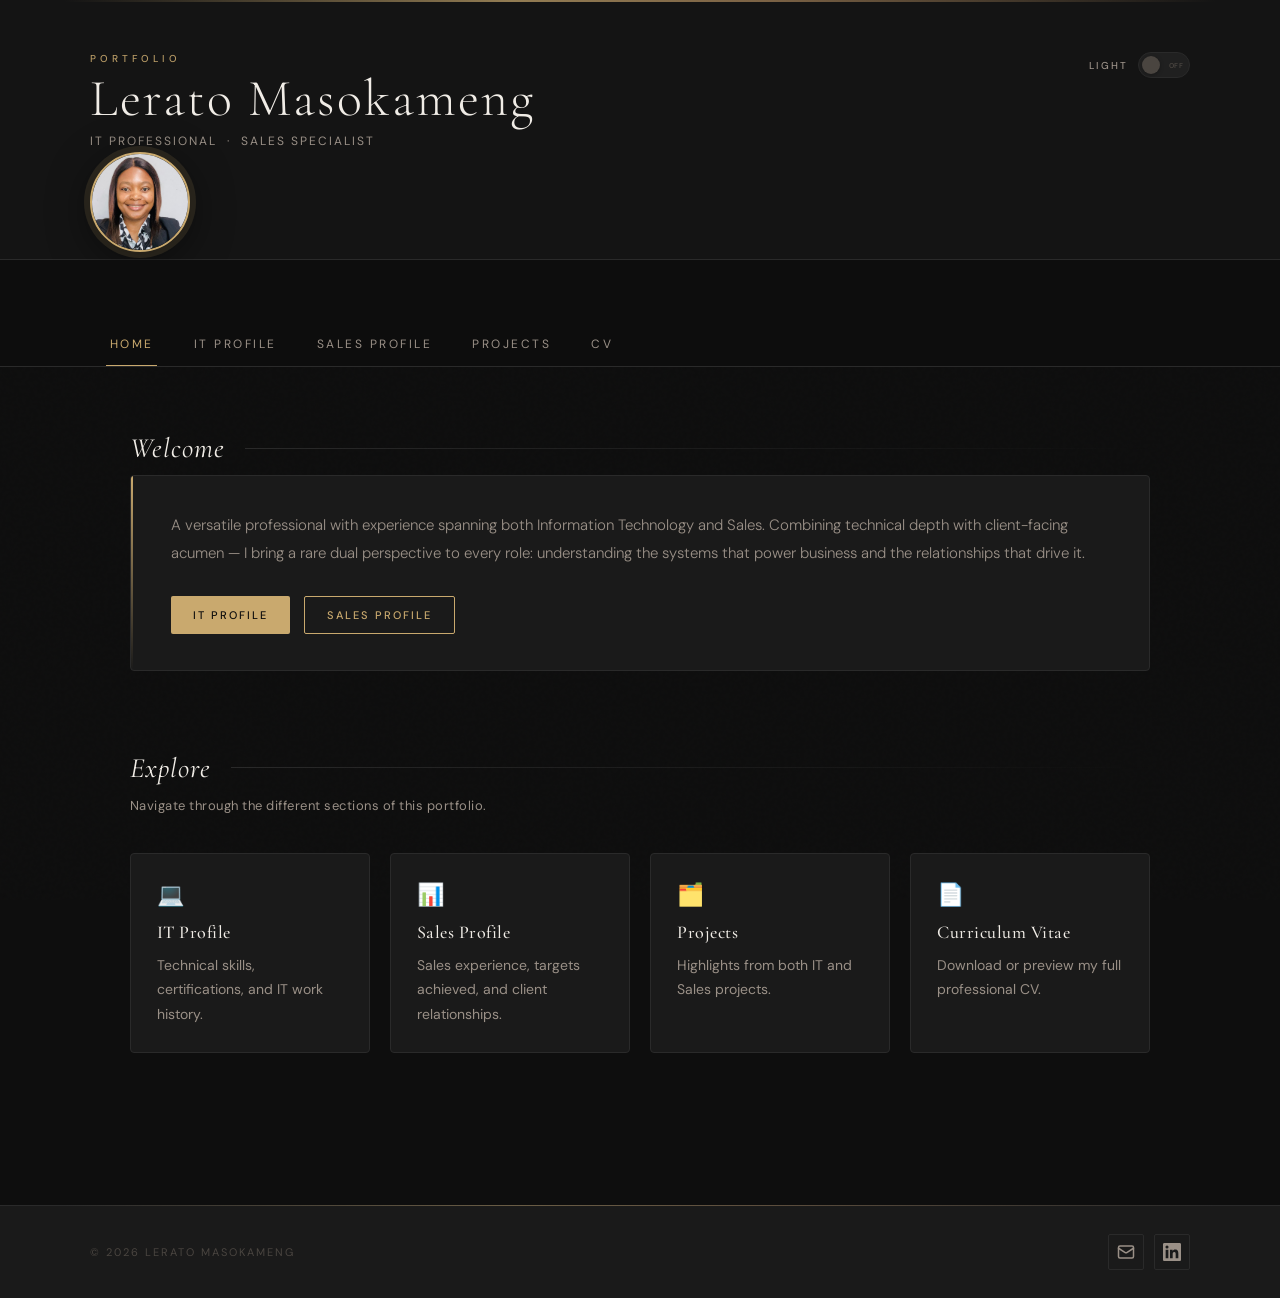
<file: index.html>
<!DOCTYPE html>
<html lang="en">
<head>
  <meta charset="UTF-8" />
  <meta name="viewport" content="width=device-width, initial-scale=1.0" />
  <title>Lerato Masokameng | IT & Sales Professional</title>
  <link rel="stylesheet" href="style.css" />
</head>
<body>

  <header class="banner">
    <div class="banner-overlay">
      <div class="banner-content">
        <span class="banner-label">Portfolio</span>
        <h1>Lerato Masokameng</h1>
        <p class="banner-subtitle">IT Professional &nbsp;·&nbsp; Sales Specialist</p>
      </div>
      <div class="toggle-wrap">
        <span class="toggle-label">Light</span>
        <label class="theme-switch" aria-label="Toggle light mode">
          <input type="checkbox" id="themeToggle" />
          <span class="switch-track"></span>
          <span class="switch-thumb"></span>
        </label>
      </div>
    </div>
    <div class="profile-pic-wrap">
      <img src="assets/images/profile.png" alt="Profile" class="profile-pic" />
    </div>
  </header>

  <nav class="main-nav">
    <div class="nav-inner">
      <ul>
        <li><a href="index.html" class="active">Home</a></li>
        <li><a href="IT Profile.html">IT Profile</a></li>
        <li><a href="Sales Profile.html">Sales Profile</a></li>
        <li><a href="Projects.html">Projects</a></li>
        <li><a href="Curriculum Vitae.html">CV</a></li>
      </ul>
    </div>
  </nav>

  <main>

    <section class="section">
      <div class="section-header">
        <h2>Welcome</h2>
        <div class="section-line"></div>
      </div>

      <div class="about-card fade-in">
        <p>
          A versatile professional with experience spanning both Information Technology and Sales.
          Combining technical depth with client-facing acumen — I bring a rare dual perspective
          to every role: understanding the systems that power business and the relationships that drive it.
        </p>
        <div class="about-links">
          <a href="IT Profile.html" class="btn btn-primary">IT Profile</a>
          <a href="Sales Profile.html" class="btn btn-secondary">Sales Profile</a>
        </div>
      </div>
    </section>

    <section class="section">
      <div class="section-header">
        <h2>Explore</h2>
        <div class="section-line"></div>
      </div>
      <p class="section-intro">Navigate through the different sections of this portfolio.</p>

      <div class="nav-cards">
        <a href="IT Profile.html" class="card nav-card fade-in">
          <span class="nav-card-icon">💻</span>
          <h4>IT Profile</h4>
          <p>Technical skills, certifications, and IT work history.</p>
        </a>
        <a href="Sales Profile.html" class="card nav-card fade-in">
          <span class="nav-card-icon">📊</span>
          <h4>Sales Profile</h4>
          <p>Sales experience, targets achieved, and client relationships.</p>
        </a>
        <a href="Projects.html" class="card nav-card fade-in">
          <span class="nav-card-icon">🗂️</span>
          <h4>Projects</h4>
          <p>Highlights from both IT and Sales projects.</p>
        </a>
        <a href="Curriculum Vitae.html" class="card nav-card fade-in">
          <span class="nav-card-icon">📄</span>
          <h4>Curriculum Vitae</h4>
          <p>Download or preview my full professional CV.</p>
        </a>
      </div>
    </section>

  </main>

  <footer>
    <div class="footer-content">
      <p>© 2026 Lerato Masokameng</p>
      <div class="footer-links">
        <a href="mailto:masokamenglee@gmail.com" aria-label="Email" title="Email">
          <svg xmlns="http://www.w3.org/2000/svg" width="18" height="18" viewBox="0 0 24 24" fill="none" stroke="currentColor" stroke-width="2" stroke-linecap="round" stroke-linejoin="round"><rect x="2" y="4" width="20" height="16" rx="2"/><path d="m22 7-8.97 5.7a1.94 1.94 0 0 1-2.06 0L2 7"/></svg>
        </a>
        <a href="https://linkedin.com/in/yourprofile" target="_blank" aria-label="LinkedIn" title="LinkedIn">
          <svg xmlns="http://www.w3.org/2000/svg" width="18" height="18" viewBox="0 0 24 24" fill="currentColor"><path d="M20.447 20.452h-3.554v-5.569c0-1.328-.027-3.037-1.852-3.037-1.853 0-2.136 1.445-2.136 2.939v5.667H9.351V9h3.414v1.561h.046c.477-.9 1.637-1.85 3.37-1.85 3.601 0 4.267 2.37 4.267 5.455v6.286zM5.337 7.433a2.062 2.062 0 0 1-2.063-2.065 2.064 2.064 0 1 1 2.063 2.065zm1.782 13.019H3.555V9h3.564v11.452zM22.225 0H1.771C.792 0 0 .774 0 1.729v20.542C0 23.227.792 24 1.771 24h20.451C23.2 24 24 23.227 24 22.271V1.729C24 .774 23.2 0 22.222 0h.003z"/></svg>
        </a>
       
      </div>
    </div>
  </footer>

  <script src="script.js"></script>
</body>
</html>
</file>
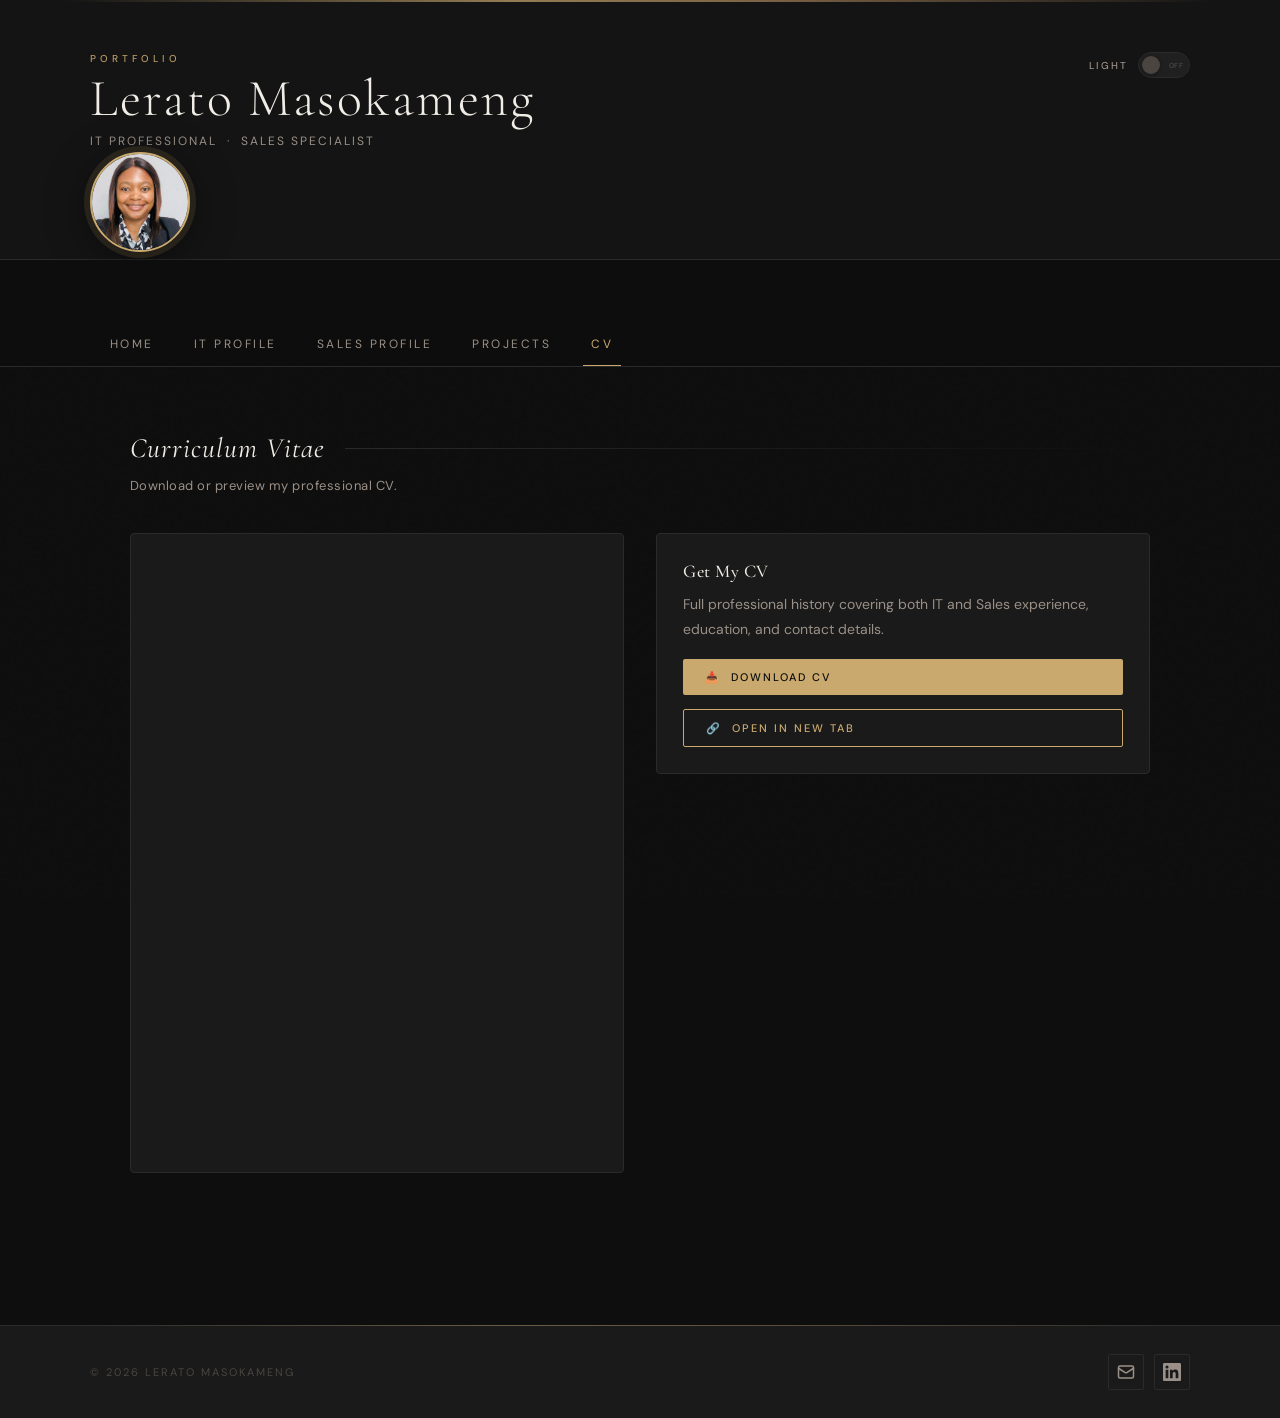
<file: Curriculum Vitae.html>
<!DOCTYPE html>
<html lang="en">
<head>
  <meta charset="UTF-8" />
  <meta name="viewport" content="width=device-width, initial-scale=1.0" />
  <title>Curriculum Vitae | Lerato Masokameng</title>
  <link rel="stylesheet" href="style.css" />
</head>
<body>

  <header class="banner">
    <div class="banner-overlay">
      <div class="banner-content">
        <span class="banner-label">Portfolio</span>
        <h1>Lerato Masokameng</h1>
        <p class="banner-subtitle">IT Professional &nbsp;·&nbsp; Sales Specialist</p>
      </div>
      <div class="toggle-wrap">
        <span class="toggle-label">Light</span>
        <label class="theme-switch" aria-label="Toggle light mode">
          <input type="checkbox" id="themeToggle" />
          <span class="switch-track"></span>
          <span class="switch-thumb"></span>
        </label>
      </div>
    </div>
    <div class="profile-pic-wrap">
      <img src="assets/images/profile.png" alt="Profile" class="profile-pic" />
    </div>
  </header>

  <nav class="main-nav">
    <div class="nav-inner">
      <ul>
        <li><a href="index.html">Home</a></li>
        <li><a href="IT Profile.html">IT Profile</a></li>
        <li><a href="Sales Profile.html">Sales Profile</a></li>
        <li><a href="Projects.html">Projects</a></li>
        <li><a href="Curriculum Vitae.html" class="active">CV</a></li>
      </ul>
    </div>
  </nav>

  <main>

    <section class="section">
      <div class="section-header">
        <h2>Curriculum Vitae</h2>
        <div class="section-line"></div>
      </div>
      <p class="section-intro">Download or preview my professional CV.</p>

      <div class="cv-container fade-in">
        <div class="cv-preview">
          <iframe src="assets/misc/Lerato_D_Masokameng.pdf" title="CV Preview"></iframe>
        </div>
        <div class="cv-actions">
          <div class="card">
            <h4>Get My CV</h4>
            <p>Full professional history covering both IT and Sales experience, education, and contact details.</p>
            <div class="card-links">
              <a href="assets/misc/Lerato_D_Masokameng.pdf" download class="btn btn-primary">
                📥&nbsp; Download CV
              </a>
              <a href="assets/misc/Lerato_D_Masokameng.pdf" target="_blank" class="btn btn-secondary">
                🔗&nbsp; Open in New Tab
              </a>
            </div>
          </div>
        </div>
      </div>
    </section>

  </main>

  <footer>
    <div class="footer-content">
      <p>© 2026 Lerato Masokameng</p>
      <div class="footer-links">
        <a href="mailto:masokamenglee@gmail.com" aria-label="Email" title="Email">
          <svg xmlns="http://www.w3.org/2000/svg" width="18" height="18" viewBox="0 0 24 24" fill="none" stroke="currentColor" stroke-width="2" stroke-linecap="round" stroke-linejoin="round"><rect x="2" y="4" width="20" height="16" rx="2"/><path d="m22 7-8.97 5.7a1.94 1.94 0 0 1-2.06 0L2 7"/></svg>
        </a>
        <a href="https://linkedin.com/in/yourprofile" target="_blank" aria-label="LinkedIn" title="LinkedIn">
          <svg xmlns="http://www.w3.org/2000/svg" width="18" height="18" viewBox="0 0 24 24" fill="currentColor"><path d="M20.447 20.452h-3.554v-5.569c0-1.328-.027-3.037-1.852-3.037-1.853 0-2.136 1.445-2.136 2.939v5.667H9.351V9h3.414v1.561h.046c.477-.9 1.637-1.85 3.37-1.85 3.601 0 4.267 2.37 4.267 5.455v6.286zM5.337 7.433a2.062 2.062 0 0 1-2.063-2.065 2.064 2.064 0 1 1 2.063 2.065zm1.782 13.019H3.555V9h3.564v11.452zM22.225 0H1.771C.792 0 0 .774 0 1.729v20.542C0 23.227.792 24 1.771 24h20.451C23.2 24 24 23.227 24 22.271V1.729C24 .774 23.2 0 22.222 0h.003z"/></svg>
        </a>
        
      </div>
    </div>
  </footer>

  <script src="script.js"></script>
</body>
</html>
</file>
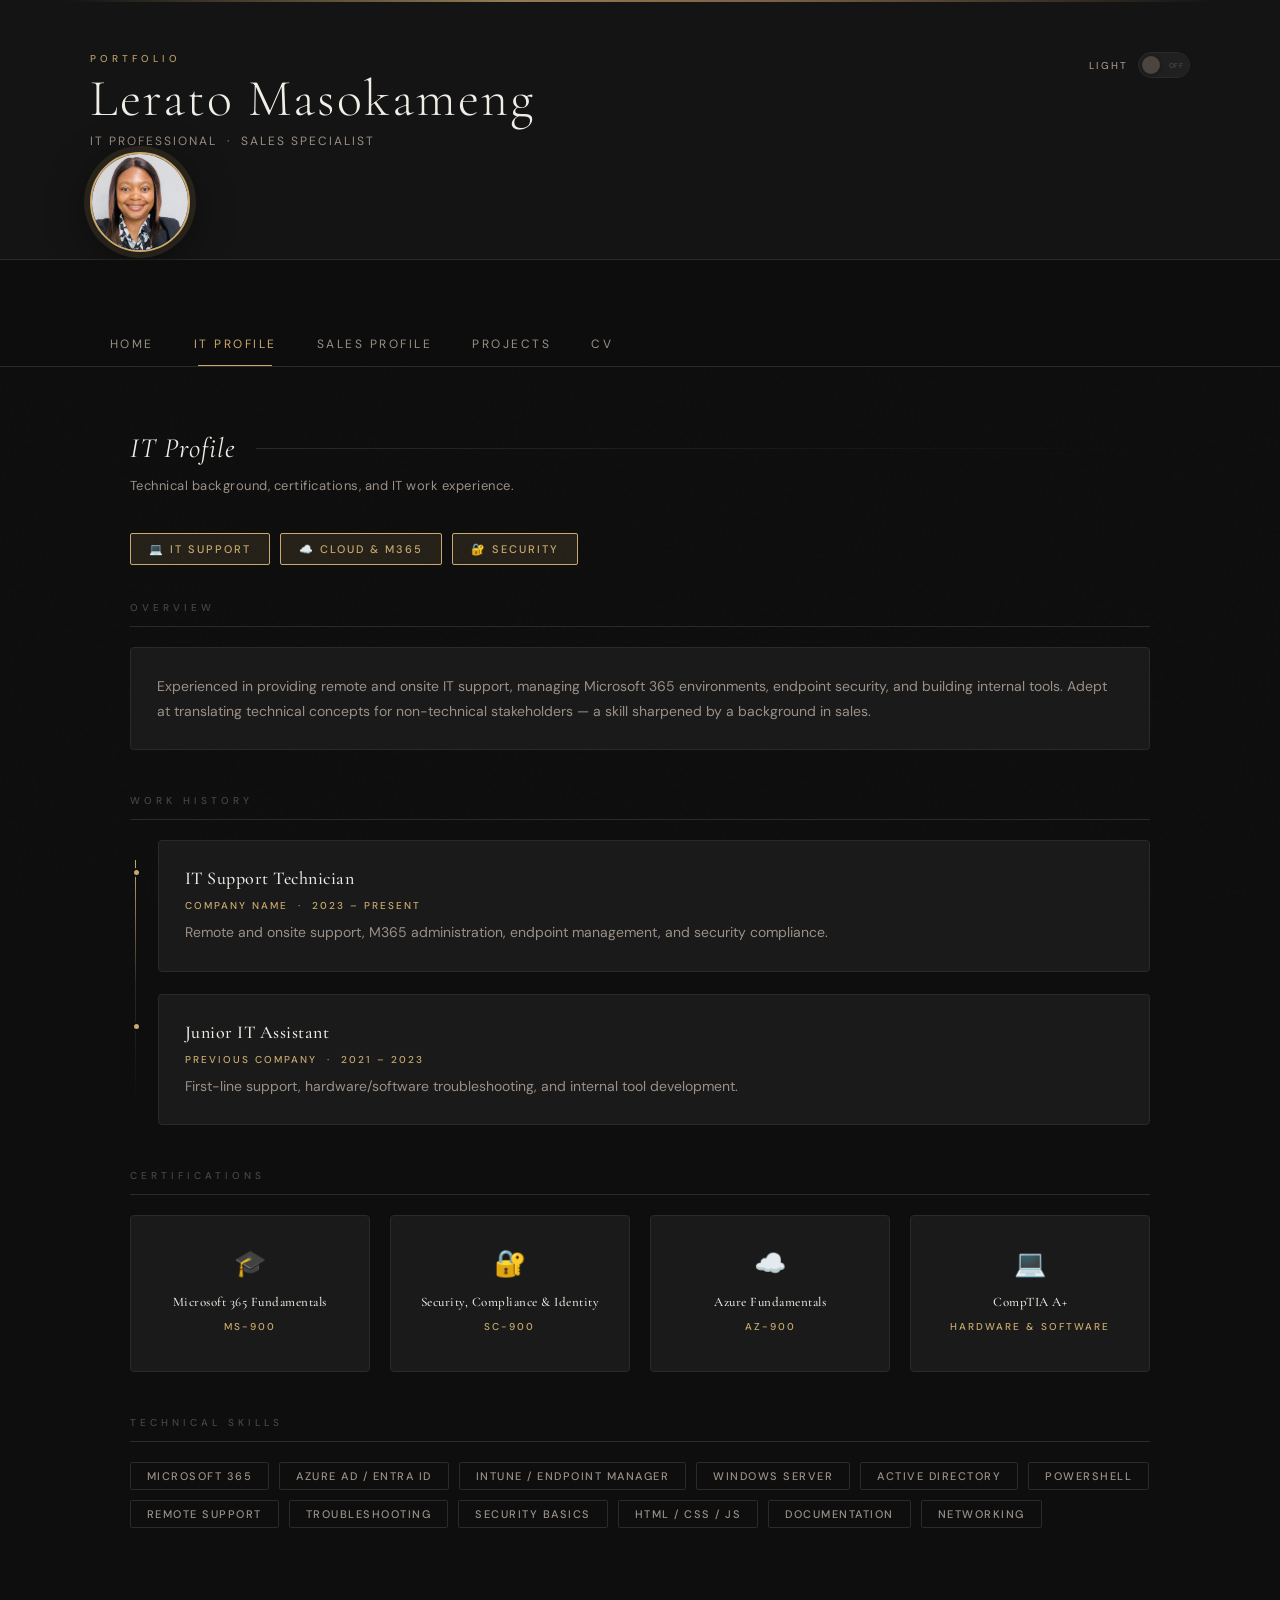
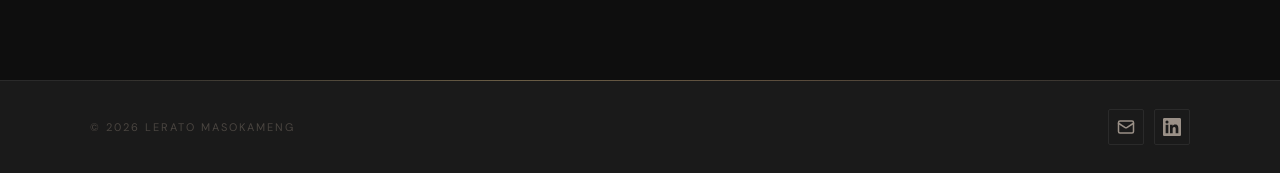
<file: IT Profile.html>
<!DOCTYPE html>
<html lang="en">
<head>
  <meta charset="UTF-8" />
  <meta name="viewport" content="width=device-width, initial-scale=1.0" />
  <title>IT Profile | Lerato Masokameng</title>
  <link rel="stylesheet" href="style.css" />
</head>
<body>

  <header class="banner">
    <div class="banner-overlay">
      <div class="banner-content">
        <span class="banner-label">Portfolio</span>
        <h1>Lerato Masokameng</h1>
        <p class="banner-subtitle">IT Professional &nbsp;·&nbsp; Sales Specialist</p>
      </div>
      <div class="toggle-wrap">
        <span class="toggle-label">Light</span>
        <label class="theme-switch" aria-label="Toggle light mode">
          <input type="checkbox" id="themeToggle" />
          <span class="switch-track"></span>
          <span class="switch-thumb"></span>
        </label>
      </div>
    </div>
    <div class="profile-pic-wrap">
      <img src="assets/images/profile.png" alt="Profile" class="profile-pic" />
    </div>
  </header>

  <nav class="main-nav">
    <div class="nav-inner">
      <ul>
        <li><a href="index.html">Home</a></li>
        <li><a href="IT Profile.html" class="active">IT Profile</a></li>
        <li><a href="Sales Profile.html">Sales Profile</a></li>
        <li><a href="Projects.html">Projects</a></li>
        <li><a href="Curriculum Vitae.html">CV</a></li>
      </ul>
    </div>
  </nav>

  <main>

    <section class="section">
      <div class="section-header">
        <h2>IT Profile</h2>
        <div class="section-line"></div>
      </div>
      <p class="section-intro">Technical background, certifications, and IT work experience.</p>

      <div class="profile-tags">
        <span class="profile-tag">💻 IT Support</span>
        <span class="profile-tag">☁️ Cloud &amp; M365</span>
        <span class="profile-tag">🔐 Security</span>
      </div>

      <!-- About -->
      <div class="subsection">
        <h3>Overview</h3>
        <div class="card fade-in">
          <p>
            Experienced in providing remote and onsite IT support, managing Microsoft 365 environments,
            endpoint security, and building internal tools. Adept at translating technical concepts
            for non-technical stakeholders — a skill sharpened by a background in sales.
          </p>
        </div>
      </div>

      <!-- Work History -->
      <div class="subsection">
        <h3>Work History</h3>
        <div class="timeline">
          <div class="timeline-item fade-in">
            <div class="timeline-marker"></div>
            <div class="card">
              <h4>IT Support Technician</h4>
              <span class="meta">Company Name &nbsp;·&nbsp; 2023 – Present</span>
              <p>Remote and onsite support, M365 administration, endpoint management, and security compliance.</p>
            </div>
          </div>
          <div class="timeline-item fade-in">
            <div class="timeline-marker"></div>
            <div class="card">
              <h4>Junior IT Assistant</h4>
              <span class="meta">Previous Company &nbsp;·&nbsp; 2021 – 2023</span>
              <p>First-line support, hardware/software troubleshooting, and internal tool development.</p>
            </div>
          </div>
        </div>
      </div>

      <!-- Certifications -->
      <div class="subsection">
        <h3>Certifications</h3>
        <div class="grid grid-small">
          <div class="card cert-card fade-in">
            <span class="cert-icon">🎓</span>
            <h4>Microsoft 365 Fundamentals</h4>
            <span class="meta">MS-900</span>
          </div>
          <div class="card cert-card fade-in">
            <span class="cert-icon">🔐</span>
            <h4>Security, Compliance &amp; Identity</h4>
            <span class="meta">SC-900</span>
          </div>
          <div class="card cert-card fade-in">
            <span class="cert-icon">☁️</span>
            <h4>Azure Fundamentals</h4>
            <span class="meta">AZ-900</span>
          </div>
          <div class="card cert-card fade-in">
            <span class="cert-icon">💻</span>
            <h4>CompTIA A+</h4>
            <span class="meta">Hardware &amp; Software</span>
          </div>
        </div>
      </div>

      <!-- IT Skills -->
      <div class="subsection">
        <h3>Technical Skills</h3>
        <div class="skills-grid">
          <span class="skill-tag">Microsoft 365</span>
          <span class="skill-tag">Azure AD / Entra ID</span>
          <span class="skill-tag">Intune / Endpoint Manager</span>
          <span class="skill-tag">Windows Server</span>
          <span class="skill-tag">Active Directory</span>
          <span class="skill-tag">PowerShell</span>
          <span class="skill-tag">Remote Support</span>
          <span class="skill-tag">Troubleshooting</span>
          <span class="skill-tag">Security Basics</span>
          <span class="skill-tag">HTML / CSS / JS</span>
          <span class="skill-tag">Documentation</span>
          <span class="skill-tag">Networking</span>
        </div>
      </div>

    </section>

  </main>

  <footer>
    <div class="footer-content">
      <p>© 2026 Lerato Masokameng</p>
      <div class="footer-links">
        <a href="mailto:masokamenglee@gmail.com" aria-label="Email" title="Email">
          <svg xmlns="http://www.w3.org/2000/svg" width="18" height="18" viewBox="0 0 24 24" fill="none" stroke="currentColor" stroke-width="2" stroke-linecap="round" stroke-linejoin="round"><rect x="2" y="4" width="20" height="16" rx="2"/><path d="m22 7-8.97 5.7a1.94 1.94 0 0 1-2.06 0L2 7"/></svg>
        </a>
        <a href="https://linkedin.com/in/yourprofile" target="_blank" aria-label="LinkedIn" title="LinkedIn">
          <svg xmlns="http://www.w3.org/2000/svg" width="18" height="18" viewBox="0 0 24 24" fill="currentColor"><path d="M20.447 20.452h-3.554v-5.569c0-1.328-.027-3.037-1.852-3.037-1.853 0-2.136 1.445-2.136 2.939v5.667H9.351V9h3.414v1.561h.046c.477-.9 1.637-1.85 3.37-1.85 3.601 0 4.267 2.37 4.267 5.455v6.286zM5.337 7.433a2.062 2.062 0 0 1-2.063-2.065 2.064 2.064 0 1 1 2.063 2.065zm1.782 13.019H3.555V9h3.564v11.452zM22.225 0H1.771C.792 0 0 .774 0 1.729v20.542C0 23.227.792 24 1.771 24h20.451C23.2 24 24 23.227 24 22.271V1.729C24 .774 23.2 0 22.222 0h.003z"/></svg>
        </a>
       
      </div>
    </div>
  </footer>

  <script src="script.js"></script>
</body>
</html>
</file>
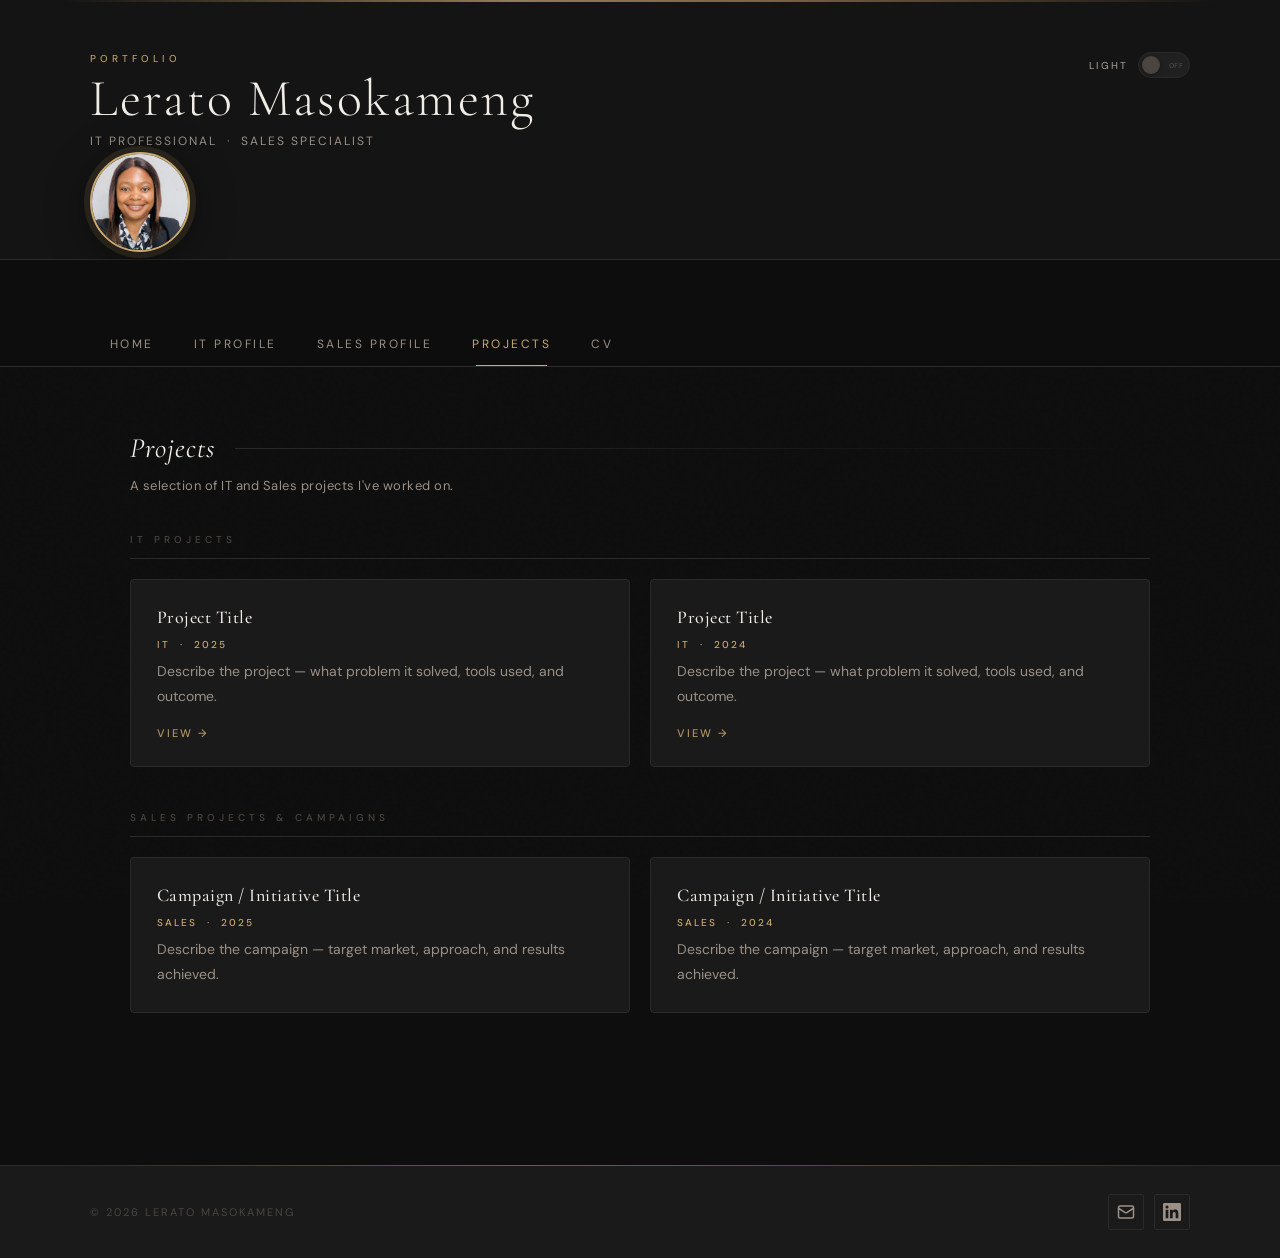
<file: Projects.html>
<!DOCTYPE html>
<html lang="en">
<head>
  <meta charset="UTF-8" />
  <meta name="viewport" content="width=device-width, initial-scale=1.0" />
  <title>Projects | Lerato Masokameng</title>
  <link rel="stylesheet" href="style.css" />
</head>
<body>

  <header class="banner">
    <div class="banner-overlay">
      <div class="banner-content">
        <span class="banner-label">Portfolio</span>
        <h1>Lerato Masokameng</h1>
        <p class="banner-subtitle">IT Professional &nbsp;·&nbsp; Sales Specialist</p>
      </div>
      <div class="toggle-wrap">
        <span class="toggle-label">Light</span>
        <label class="theme-switch" aria-label="Toggle light mode">
          <input type="checkbox" id="themeToggle" />
          <span class="switch-track"></span>
          <span class="switch-thumb"></span>
        </label>
      </div>
    </div>
    <div class="profile-pic-wrap">
      <img src="assets/images/profile.png" alt="Profile" class="profile-pic" />
    </div>
  </header>

  <nav class="main-nav">
    <div class="nav-inner">
      <ul>
        <li><a href="index.html">Home</a></li>
        <li><a href="IT Profile.html">IT Profile</a></li>
        <li><a href="Sales Profile.html">Sales Profile</a></li>
        <li><a href="Projects.html" class="active">Projects</a></li>
        <li><a href="Curriculum Vitae.html">CV</a></li>
      </ul>
    </div>
  </nav>

  <main>

    <section class="section">
      <div class="section-header">
        <h2>Projects</h2>
        <div class="section-line"></div>
      </div>
      <p class="section-intro">A selection of IT and Sales projects I've worked on.</p>

      <!-- IT Projects -->
      <div class="subsection">
        <h3>IT Projects</h3>
        <div class="grid">
          <div class="card fade-in">
            <h4>Project Title</h4>
            <span class="meta">IT &nbsp;·&nbsp; 2025</span>
            <p>Describe the project — what problem it solved, tools used, and outcome.</p>
            <div class="card-links">
              <a href="#" target="_blank" class="card-link">View →</a>
            </div>
          </div>
          <div class="card fade-in">
            <h4>Project Title</h4>
            <span class="meta">IT &nbsp;·&nbsp; 2024</span>
            <p>Describe the project — what problem it solved, tools used, and outcome.</p>
            <div class="card-links">
              <a href="#" target="_blank" class="card-link">View →</a>
            </div>
          </div>
        </div>
      </div>

      <!-- Sales Projects -->
      <div class="subsection">
        <h3>Sales Projects &amp; Campaigns</h3>
        <div class="grid">
          <div class="card fade-in">
            <h4>Campaign / Initiative Title</h4>
            <span class="meta">Sales &nbsp;·&nbsp; 2025</span>
            <p>Describe the campaign — target market, approach, and results achieved.</p>
          </div>
          <div class="card fade-in">
            <h4>Campaign / Initiative Title</h4>
            <span class="meta">Sales &nbsp;·&nbsp; 2024</span>
            <p>Describe the campaign — target market, approach, and results achieved.</p>
          </div>
        </div>
      </div>

    </section>

  </main>

  <footer>
    <div class="footer-content">
      <p>© 2026 Lerato Masokameng</p>
      <div class="footer-links">
        <a href="mailto:masokamenglee@gmail.com" aria-label="Email" title="Email">
          <svg xmlns="http://www.w3.org/2000/svg" width="18" height="18" viewBox="0 0 24 24" fill="none" stroke="currentColor" stroke-width="2" stroke-linecap="round" stroke-linejoin="round"><rect x="2" y="4" width="20" height="16" rx="2"/><path d="m22 7-8.97 5.7a1.94 1.94 0 0 1-2.06 0L2 7"/></svg>
        </a>
        <a href="https://linkedin.com/in/yourprofile" target="_blank" aria-label="LinkedIn" title="LinkedIn">
          <svg xmlns="http://www.w3.org/2000/svg" width="18" height="18" viewBox="0 0 24 24" fill="currentColor"><path d="M20.447 20.452h-3.554v-5.569c0-1.328-.027-3.037-1.852-3.037-1.853 0-2.136 1.445-2.136 2.939v5.667H9.351V9h3.414v1.561h.046c.477-.9 1.637-1.85 3.37-1.85 3.601 0 4.267 2.37 4.267 5.455v6.286zM5.337 7.433a2.062 2.062 0 0 1-2.063-2.065 2.064 2.064 0 1 1 2.063 2.065zm1.782 13.019H3.555V9h3.564v11.452zM22.225 0H1.771C.792 0 0 .774 0 1.729v20.542C0 23.227.792 24 1.771 24h20.451C23.2 24 24 23.227 24 22.271V1.729C24 .774 23.2 0 22.222 0h.003z"/></svg>
        </a>
       
      </div>
    </div>
  </footer>

  <script src="script.js"></script>
</body>
</html>
</file>
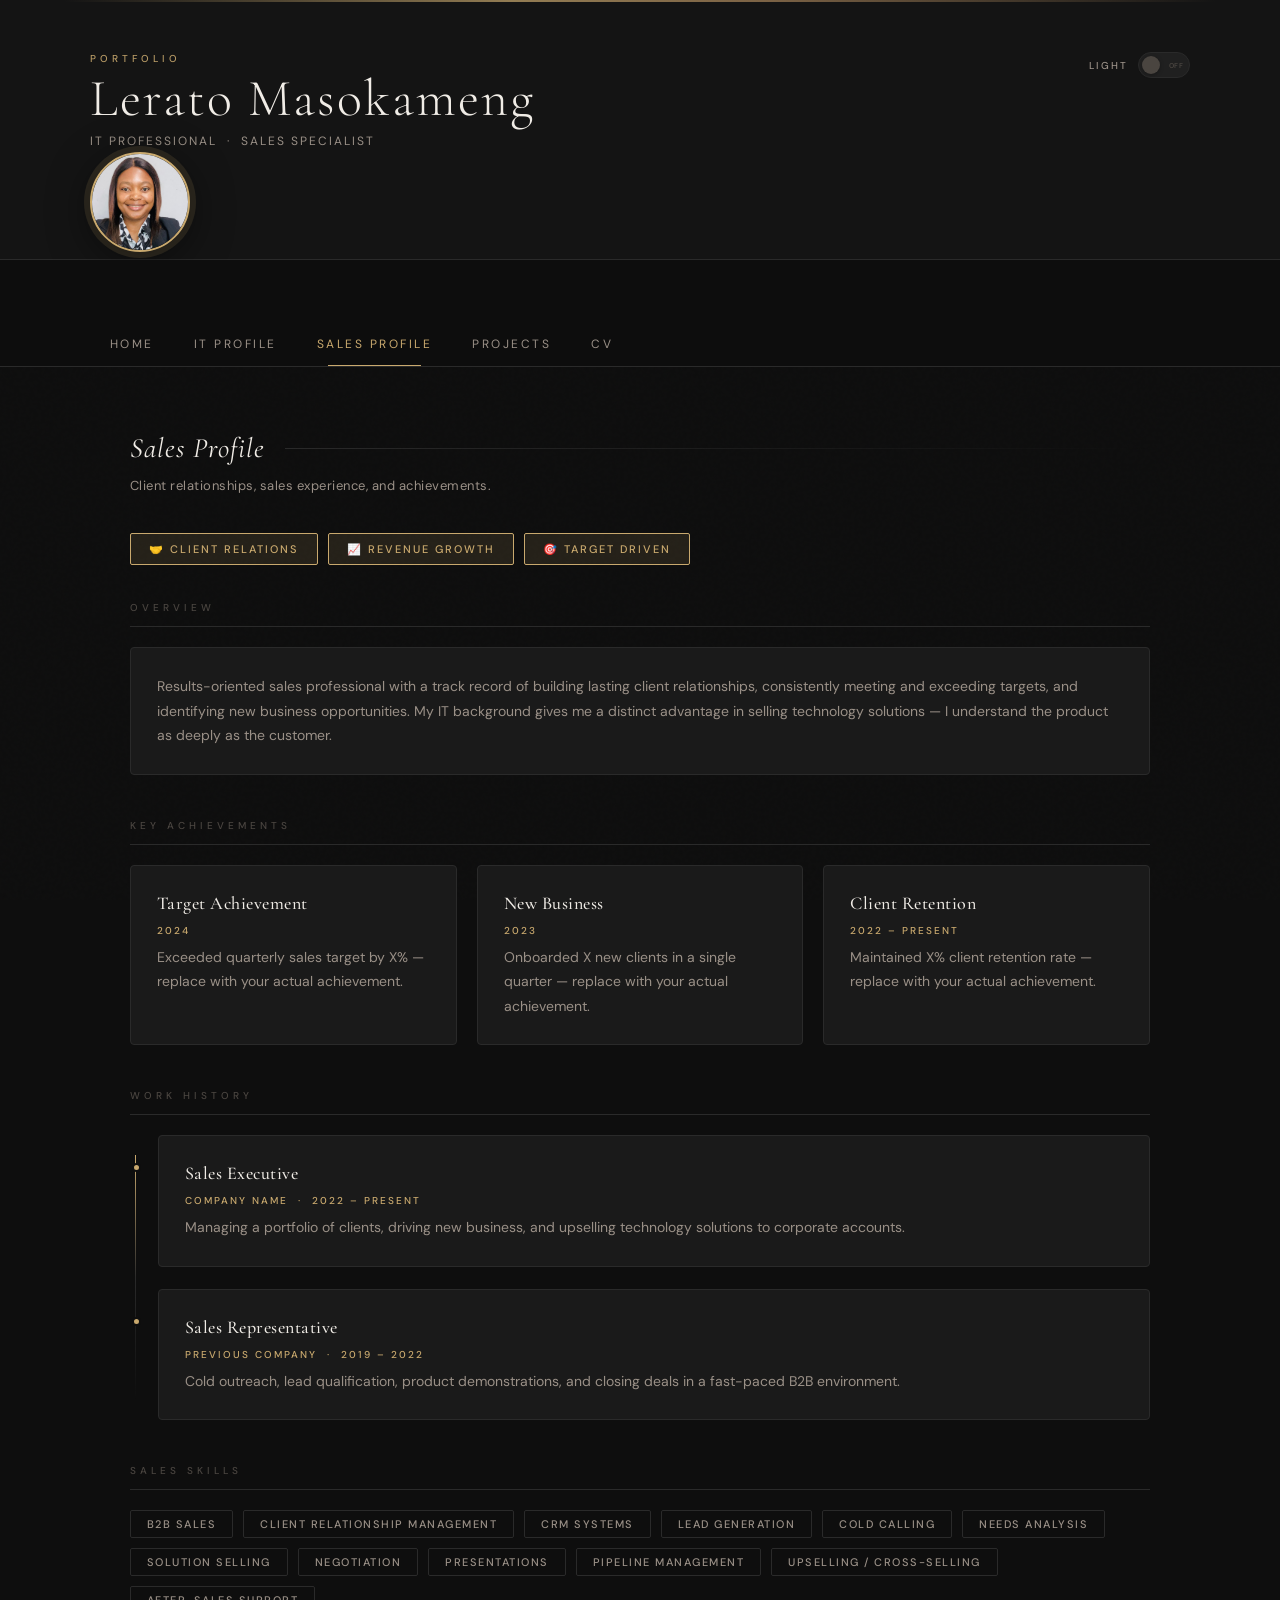
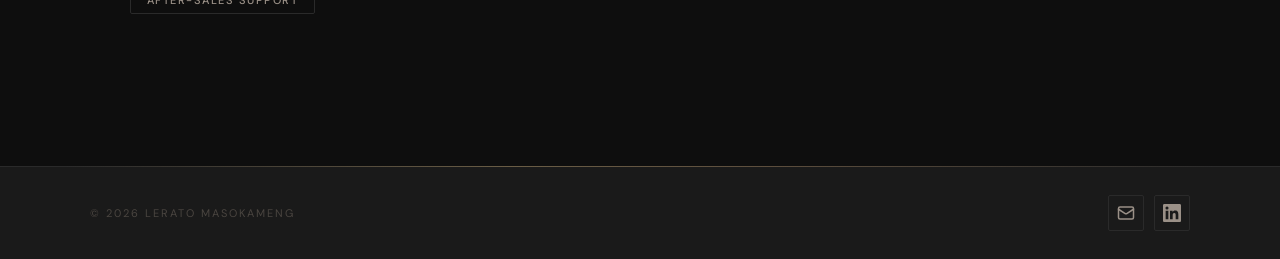
<file: Sales Profile.html>
<!DOCTYPE html>
<html lang="en">
<head>
  <meta charset="UTF-8" />
  <meta name="viewport" content="width=device-width, initial-scale=1.0" />
  <title>Sales Profile | Lerato Masokameng</title>
  <link rel="stylesheet" href="style.css" />
</head>
<body>

  <header class="banner">
    <div class="banner-overlay">
      <div class="banner-content">
        <span class="banner-label">Portfolio</span>
        <h1>Lerato Masokameng</h1>
        <p class="banner-subtitle">IT Professional &nbsp;·&nbsp; Sales Specialist</p>
      </div>
      <div class="toggle-wrap">
        <span class="toggle-label">Light</span>
        <label class="theme-switch" aria-label="Toggle light mode">
          <input type="checkbox" id="themeToggle" />
          <span class="switch-track"></span>
          <span class="switch-thumb"></span>
        </label>
      </div>
    </div>
    <div class="profile-pic-wrap">
      <img src="assets/images/profile.png" alt="Profile" class="profile-pic" />
    </div>
  </header>

  <nav class="main-nav">
    <div class="nav-inner">
      <ul>
        <li><a href="index.html">Home</a></li>
        <li><a href="IT Profile.html">IT Profile</a></li>
        <li><a href="Sales Profile.html" class="active">Sales Profile</a></li>
        <li><a href="Projects.html">Projects</a></li>
        <li><a href="Curriculum Vitae.html">CV</a></li>
      </ul>
    </div>
  </nav>

  <main>

    <section class="section">
      <div class="section-header">
        <h2>Sales Profile</h2>
        <div class="section-line"></div>
      </div>
      <p class="section-intro">Client relationships, sales experience, and achievements.</p>

      <div class="profile-tags">
        <span class="profile-tag">🤝 Client Relations</span>
        <span class="profile-tag">📈 Revenue Growth</span>
        <span class="profile-tag">🎯 Target Driven</span>
      </div>

      <!-- Overview -->
      <div class="subsection">
        <h3>Overview</h3>
        <div class="card fade-in">
          <p>
            Results-oriented sales professional with a track record of building lasting client
            relationships, consistently meeting and exceeding targets, and identifying new business
            opportunities. My IT background gives me a distinct advantage in selling technology
            solutions — I understand the product as deeply as the customer.
          </p>
        </div>
      </div>

      <!-- Key Achievements -->
      <div class="subsection">
        <h3>Key Achievements</h3>
        <div class="grid fade-in">
          <div class="card">
            <h4>Target Achievement</h4>
            <span class="meta">2024</span>
            <p>Exceeded quarterly sales target by X% — replace with your actual achievement.</p>
          </div>
          <div class="card">
            <h4>New Business</h4>
            <span class="meta">2023</span>
            <p>Onboarded X new clients in a single quarter — replace with your actual achievement.</p>
          </div>
          <div class="card">
            <h4>Client Retention</h4>
            <span class="meta">2022 – Present</span>
            <p>Maintained X% client retention rate — replace with your actual achievement.</p>
          </div>
        </div>
      </div>

      <!-- Sales Work History -->
      <div class="subsection">
        <h3>Work History</h3>
        <div class="timeline">
          <div class="timeline-item fade-in">
            <div class="timeline-marker"></div>
            <div class="card">
              <h4>Sales Executive</h4>
              <span class="meta">Company Name &nbsp;·&nbsp; 2022 – Present</span>
              <p>Managing a portfolio of clients, driving new business, and upselling technology solutions to corporate accounts.</p>
            </div>
          </div>
          <div class="timeline-item fade-in">
            <div class="timeline-marker"></div>
            <div class="card">
              <h4>Sales Representative</h4>
              <span class="meta">Previous Company &nbsp;·&nbsp; 2019 – 2022</span>
              <p>Cold outreach, lead qualification, product demonstrations, and closing deals in a fast-paced B2B environment.</p>
            </div>
          </div>
        </div>
      </div>

      <!-- Sales Skills -->
      <div class="subsection">
        <h3>Sales Skills</h3>
        <div class="skills-grid">
          <span class="skill-tag">B2B Sales</span>
          <span class="skill-tag">Client Relationship Management</span>
          <span class="skill-tag">CRM Systems</span>
          <span class="skill-tag">Lead Generation</span>
          <span class="skill-tag">Cold Calling</span>
          <span class="skill-tag">Needs Analysis</span>
          <span class="skill-tag">Solution Selling</span>
          <span class="skill-tag">Negotiation</span>
          <span class="skill-tag">Presentations</span>
          <span class="skill-tag">Pipeline Management</span>
          <span class="skill-tag">Upselling / Cross-selling</span>
          <span class="skill-tag">After-Sales Support</span>
        </div>
      </div>

    </section>

  </main>

  <footer>
    <div class="footer-content">
      <p>© 2026 Lerato Masokameng</p>
      <div class="footer-links">
        <a href="mailto:masokamenglee@gmail.com" aria-label="Email" title="Email">
          <svg xmlns="http://www.w3.org/2000/svg" width="18" height="18" viewBox="0 0 24 24" fill="none" stroke="currentColor" stroke-width="2" stroke-linecap="round" stroke-linejoin="round"><rect x="2" y="4" width="20" height="16" rx="2"/><path d="m22 7-8.97 5.7a1.94 1.94 0 0 1-2.06 0L2 7"/></svg>
        </a>
        <a href="https://linkedin.com/in/yourprofile" target="_blank" aria-label="LinkedIn" title="LinkedIn">
          <svg xmlns="http://www.w3.org/2000/svg" width="18" height="18" viewBox="0 0 24 24" fill="currentColor"><path d="M20.447 20.452h-3.554v-5.569c0-1.328-.027-3.037-1.852-3.037-1.853 0-2.136 1.445-2.136 2.939v5.667H9.351V9h3.414v1.561h.046c.477-.9 1.637-1.85 3.37-1.85 3.601 0 4.267 2.37 4.267 5.455v6.286zM5.337 7.433a2.062 2.062 0 0 1-2.063-2.065 2.064 2.064 0 1 1 2.063 2.065zm1.782 13.019H3.555V9h3.564v11.452zM22.225 0H1.771C.792 0 0 .774 0 1.729v20.542C0 23.227.792 24 1.771 24h20.451C23.2 24 24 23.227 24 22.271V1.729C24 .774 23.2 0 22.222 0h.003z"/></svg>
        </a>
       
      </div>
    </div>
  </footer>

  <script src="script.js"></script>
</body>
</html>
</file>
<file: style.css>
@import url('https://fonts.googleapis.com/css2?family=Cormorant+Garamond:ital,wght@0,300;0,400;0,500;0,600;1,300;1,400&family=DM+Sans:wght@300;400;500;600&display=swap');

/* ============================================================
   VARIABLES
   ============================================================ */
:root {
  /* Dark mode */
  --bg:           #0e0e0e;
  --bg-2:         #141414;
  --surface:      #1a1a1a;
  --surface-2:    #202020;
  --border:       #2a2a2a;

  --text:         #f0ece6;
  --text-muted:   #9a9087;
  --text-dim:     #4a4540;

  --accent:       #c9a96e;
  --accent-2:     #a8845a;
  --accent-soft:  rgba(201, 169, 110, 0.12);
  --accent-glow:  rgba(201, 169, 110, 0.08);

  --nav-bg:       rgba(14, 14, 14, 0.94);
  --card-bg:      #1a1a1a;
  --card-border:  #2a2a2a;

  --shadow:       0 8px 40px rgba(0,0,0,0.5);
  --shadow-card:  0 2px 20px rgba(0,0,0,0.3);
}

body.light {
  --bg:           #faf8f5;
  --bg-2:         #f3efe9;
  --surface:      #ffffff;
  --surface-2:    #f8f5f1;
  --border:       #e8e0d6;

  --text:         #1a1612;
  --text-muted:   #7a6f65;
  --text-dim:     #b5aca0;

  --accent:       #9a7040;
  --accent-2:     #7a5530;
  --accent-soft:  rgba(154, 112, 64, 0.08);
  --accent-glow:  rgba(154, 112, 64, 0.06);

  --nav-bg:       rgba(250, 248, 245, 0.96);
  --card-bg:      #ffffff;
  --card-border:  #e8e0d6;

  --shadow:       0 8px 40px rgba(0,0,0,0.06);
  --shadow-card:  0 2px 20px rgba(0,0,0,0.05);
}

/* ============================================================
   RESET & BASE
   ============================================================ */
*, *::before, *::after {
  margin: 0;
  padding: 0;
  box-sizing: border-box;
}

html {
  scroll-behavior: smooth;
}

body {
  font-family: 'DM Sans', sans-serif;
  background: var(--bg);
  color: var(--text);
  min-height: 100vh;
  transition: background 0.4s ease, color 0.4s ease;
  overflow-x: hidden;
}

/* Subtle noise texture overlay */
body::after {
  content: '';
  position: fixed;
  inset: 0;
  background-image: url("data:image/svg+xml,%3Csvg viewBox='0 0 256 256' xmlns='http://www.w3.org/2000/svg'%3E%3Cfilter id='noise'%3E%3CfeTurbulence type='fractalNoise' baseFrequency='0.9' numOctaves='4' stitchTiles='stitch'/%3E%3C/filter%3E%3Crect width='100%25' height='100%25' filter='url(%23noise)' opacity='0.03'/%3E%3C/svg%3E");
  pointer-events: none;
  z-index: 0;
  opacity: 0.4;
}

/* ============================================================
   BANNER
   ============================================================ */
.banner {
  position: relative;
  height: 260px;
  background: var(--bg-2);
  overflow: visible;
  z-index: 10;
  border-bottom: 1px solid var(--border);
}

/* Thin gold accent line top */
.banner::before {
  content: '';
  position: absolute;
  top: 0; left: 0; right: 0;
  height: 2px;
  background: linear-gradient(90deg, transparent 5%, var(--accent) 40%, var(--accent-2) 60%, transparent 95%);
  opacity: 0.7;
}

.banner-overlay {
  position: relative;
  height: 100%;
  padding: 44px 7% 0;
  display: flex;
  align-items: flex-start;
  justify-content: space-between;
  z-index: 2;
  overflow: visible;
}

.banner-content {
  display: flex;
  flex-direction: column;
  gap: 8px;
  padding-top: 8px;
}

.banner-label {
  font-family: 'DM Sans', sans-serif;
  font-size: 10px;
  font-weight: 500;
  letter-spacing: 4px;
  text-transform: uppercase;
  color: var(--accent);
  opacity: 0.9;
}

.banner-content h1 {
  font-family: 'Cormorant Garamond', serif;
  font-size: clamp(30px, 4.5vw, 52px);
  font-weight: 300;
  color: var(--text);
  letter-spacing: 2px;
  line-height: 1;
  animation: fadeUp 0.8s ease forwards;
}

.banner-subtitle {
  font-size: 12px;
  font-weight: 400;
  color: var(--text-muted);
  letter-spacing: 2px;
  text-transform: uppercase;
  animation: fadeUp 0.8s 0.15s ease both;
}

@keyframes fadeUp {
  from { opacity: 0; transform: translateY(12px); }
  to   { opacity: 1; transform: translateY(0); }
}

/* ============================================================
   PROFILE PICTURE
   ============================================================ */
.profile-pic-wrap {
  position: absolute;
  bottom: 7px;
  left: 7%;
  z-index: 20;
}

.profile-pic {
  width: 100px;
  height: 100px;
  border-radius: 50%;
  object-fit: cover;
  border: 2px solid var(--accent);
  box-shadow: 0 0 0 6px var(--accent-soft), var(--shadow);
  background: var(--surface-2);
  display: block;
  transition: transform 0.3s ease, box-shadow 0.3s ease;
}

.profile-pic:hover {
  transform: scale(1.05);
  box-shadow: 0 0 0 8px var(--accent-soft), 0 8px 30px rgba(201,169,110,0.2);
}

/* ============================================================
   THEME TOGGLE
   ============================================================ */
.toggle-wrap {
  display: flex;
  align-items: center;
  gap: 10px;
  padding-top: 8px;
}

.toggle-label {
  font-size: 10px;
  font-weight: 500;
  letter-spacing: 2px;
  text-transform: uppercase;
  color: var(--text-muted);
  user-select: none;
}

.theme-switch {
  position: relative;
  width: 52px;
  height: 26px;
  cursor: pointer;
  display: inline-block;
}

.theme-switch input {
  opacity: 0;
  width: 0;
  height: 0;
  position: absolute;
}

.switch-track {
  position: absolute;
  inset: 0;
  background: var(--surface-2);
  border: 1px solid var(--border);
  border-radius: 13px;
  transition: all 0.3s ease;
}

.switch-track::before {
  content: 'OFF';
  position: absolute;
  right: 6px;
  top: 50%;
  transform: translateY(-50%);
  font-family: 'DM Sans', sans-serif;
  font-size: 7px;
  font-weight: 600;
  letter-spacing: 0.5px;
  color: var(--text-dim);
  transition: opacity 0.3s;
}

.theme-switch input:checked + .switch-track {
  background: var(--accent-soft);
  border-color: var(--accent);
}

.theme-switch input:checked + .switch-track::before {
  content: 'ON';
  left: 7px;
  right: auto;
  color: var(--accent);
}

.switch-thumb {
  position: absolute;
  top: 4px;
  left: 4px;
  width: 18px;
  height: 18px;
  border-radius: 50%;
  background: var(--text-dim);
  transition: transform 0.3s ease, background 0.3s ease, box-shadow 0.3s ease;
  box-shadow: 0 1px 4px rgba(0,0,0,0.3);
}

.theme-switch input:checked + .switch-track + .switch-thumb {
  transform: translateX(26px);
  background: var(--accent);
  box-shadow: 0 0 8px rgba(201,169,110,0.5);
}

/* ============================================================
   NAVIGATION
   ============================================================ */
.main-nav {
  position: sticky;
  top: 0;
  z-index: 100;
  background: var(--nav-bg);
  backdrop-filter: blur(16px);
  -webkit-backdrop-filter: blur(16px);
  border-bottom: 1px solid var(--border);
  padding: 0 7%;
  transition: background 0.4s, border-color 0.4s;
}

.nav-inner {
  display: flex;
  align-items: flex-end;
  padding-top: 62px;
}

.main-nav ul {
  display: flex;
  list-style: none;
  gap: 0;
}

.main-nav a {
  display: block;
  padding: 14px 20px;
  text-decoration: none;
  color: var(--text-muted);
  font-family: 'DM Sans', sans-serif;
  font-weight: 400;
  font-size: 12px;
  letter-spacing: 2.5px;
  text-transform: uppercase;
  transition: color 0.2s;
  position: relative;
}

.main-nav a::after {
  content: '';
  position: absolute;
  bottom: 0;
  left: 20%;
  right: 20%;
  height: 1px;
  background: var(--accent);
  transform: scaleX(0);
  transition: transform 0.25s ease;
}

.main-nav a:hover,
.main-nav a.active {
  color: var(--accent);
}

.main-nav a:hover::after,
.main-nav a.active::after {
  transform: scaleX(1);
}

/* ============================================================
   MAIN
   ============================================================ */
main {
  position: relative;
  z-index: 1;
  padding: 64px 7% 72px;
  max-width: 1200px;
  margin: 0 auto;
}

/* ============================================================
   SECTION
   ============================================================ */
.section {
  margin-bottom: 80px;
}

.section-header {
  display: flex;
  align-items: center;
  gap: 20px;
  margin-bottom: 10px;
}

.section-header h2 {
  font-family: 'Cormorant Garamond', serif;
  font-size: 28px;
  font-weight: 400;
  font-style: italic;
  color: var(--text);
  white-space: nowrap;
  letter-spacing: 1px;
}

.section-header h2 span {
  color: var(--accent);
}

.section-line {
  flex: 1;
  height: 1px;
  background: linear-gradient(90deg, var(--border), transparent);
}

.section-intro {
  font-size: 13px;
  color: var(--text-muted);
  margin-bottom: 36px;
  letter-spacing: 0.5px;
  line-height: 1.7;
}

/* ============================================================
   SUBSECTION
   ============================================================ */
.subsection {
  margin-bottom: 44px;
}

.subsection h3 {
  font-family: 'DM Sans', sans-serif;
  font-size: 10px;
  font-weight: 500;
  letter-spacing: 4px;
  text-transform: uppercase;
  color: var(--text-dim);
  margin-bottom: 20px;
  padding-bottom: 12px;
  border-bottom: 1px solid var(--border);
}

/* ============================================================
   GRID
   ============================================================ */
.grid {
  display: grid;
  grid-template-columns: repeat(auto-fit, minmax(280px, 1fr));
  gap: 20px;
}

.grid-small {
  grid-template-columns: repeat(auto-fit, minmax(180px, 1fr));
}

/* ============================================================
   CARD
   ============================================================ */
.card {
  background: var(--card-bg);
  border: 1px solid var(--card-border);
  border-radius: 4px;
  padding: 26px;
  transition: transform 0.25s ease, box-shadow 0.25s ease, border-color 0.25s ease;
  position: relative;
}

.card:hover {
  transform: translateY(-3px);
  border-color: var(--accent);
  box-shadow: var(--shadow-card);
}

.card h4 {
  font-family: 'Cormorant Garamond', serif;
  font-size: 18px;
  font-weight: 500;
  letter-spacing: 0.5px;
  margin-bottom: 10px;
  color: var(--text);
}

.card p {
  font-size: 14px;
  line-height: 1.75;
  color: var(--text-muted);
}

.card .meta {
  display: block;
  font-size: 10px;
  font-weight: 500;
  letter-spacing: 2px;
  color: var(--accent);
  margin-bottom: 8px;
  text-transform: uppercase;
}

/* ============================================================
   ABOUT CARD
   ============================================================ */
.about-card {
  background: var(--card-bg);
  border: 1px solid var(--card-border);
  border-radius: 4px;
  padding: 36px 40px;
  position: relative;
  overflow: hidden;
}

.about-card::before {
  content: '';
  position: absolute;
  left: 0; top: 0; bottom: 0;
  width: 2px;
  background: linear-gradient(to bottom, var(--accent), transparent);
}

.about-card p {
  font-size: 15px;
  line-height: 1.85;
  color: var(--text-muted);
  font-weight: 300;
}

.about-links {
  margin-top: 28px;
  display: flex;
  gap: 14px;
  flex-wrap: wrap;
}

/* Quick-nav cards */
.nav-cards {
  display: grid;
  grid-template-columns: repeat(auto-fit, minmax(200px, 1fr));
  gap: 20px;
}

.nav-card {
  display: block;
  text-decoration: none;
  color: inherit;
}

.nav-card-icon {
  font-size: 22px;
  margin-bottom: 12px;
  display: block;
}

/* ============================================================
   BUTTONS
   ============================================================ */
.btn {
  display: inline-flex;
  align-items: center;
  gap: 8px;
  padding: 11px 22px;
  border-radius: 2px;
  font-family: 'DM Sans', sans-serif;
  font-weight: 500;
  font-size: 11px;
  letter-spacing: 2px;
  text-transform: uppercase;
  text-decoration: none;
  transition: all 0.25s ease;
  cursor: pointer;
  border: none;
}

.btn-primary {
  background: var(--accent);
  color: #0e0e0e;
}

.btn-primary:hover {
  background: var(--accent-2);
  transform: translateY(-2px);
  box-shadow: 0 4px 16px rgba(201,169,110,0.25);
}

.btn-secondary {
  background: transparent;
  color: var(--accent);
  border: 1px solid var(--accent);
}

.btn-secondary:hover {
  background: var(--accent-soft);
  transform: translateY(-2px);
}

.card-link {
  color: var(--accent);
  text-decoration: none;
  font-size: 11px;
  font-weight: 500;
  letter-spacing: 2px;
  text-transform: uppercase;
  transition: color 0.2s, opacity 0.2s;
  opacity: 0.85;
}

.card-link:hover {
  color: var(--accent-2);
  opacity: 1;
}

.card-links {
  margin-top: 18px;
  display: flex;
  flex-wrap: wrap;
  gap: 14px;
}

/* ============================================================
   SKILL TAGS
   ============================================================ */
.skills-grid {
  display: flex;
  flex-wrap: wrap;
  gap: 10px;
}

.skill-tag {
  background: transparent;
  border: 1px solid var(--border);
  color: var(--text-muted);
  padding: 6px 16px;
  border-radius: 2px;
  font-size: 11px;
  font-weight: 500;
  letter-spacing: 1.5px;
  text-transform: uppercase;
  transition: all 0.2s;
  cursor: default;
}

.skill-tag:hover {
  border-color: var(--accent);
  color: var(--accent);
  background: var(--accent-soft);
}

/* ============================================================
   TIMELINE
   ============================================================ */
.timeline {
  position: relative;
  padding-left: 28px;
}

.timeline::before {
  content: '';
  position: absolute;
  left: 5px;
  top: 20px;
  bottom: 20px;
  width: 1px;
  background: linear-gradient(to bottom, var(--accent), var(--border), transparent);
}

.timeline-item {
  position: relative;
  margin-bottom: 22px;
}

.timeline-marker {
  position: absolute;
  left: -26px;
  top: 28px;
  width: 9px;
  height: 9px;
  background: var(--accent);
  border-radius: 50%;
  border: 2px solid var(--bg);
}

/* ============================================================
   CERT CARDS
   ============================================================ */
.cert-card {
  text-align: center;
  padding: 30px 16px;
}

.cert-icon {
  font-size: 26px;
  margin-bottom: 14px;
  display: block;
}

.cert-card h4 {
  font-size: 13px;
}

/* ============================================================
   DUAL PROFILE BANNER (IT + Sales)
   ============================================================ */
.profile-tags {
  display: flex;
  gap: 10px;
  margin-bottom: 36px;
  flex-wrap: wrap;
}

.profile-tag {
  display: inline-flex;
  align-items: center;
  gap: 8px;
  padding: 8px 18px;
  border: 1px solid var(--accent);
  border-radius: 2px;
  font-size: 11px;
  font-weight: 500;
  letter-spacing: 2px;
  text-transform: uppercase;
  color: var(--accent);
  background: var(--accent-soft);
}

/* ============================================================
   CV SECTION
   ============================================================ */
.cv-container {
  display: grid;
  grid-template-columns: 1fr 1fr;
  gap: 32px;
  align-items: start;
}

.cv-preview {
  background: var(--surface);
  border: 1px solid var(--border);
  border-radius: 4px;
  overflow: hidden;
  aspect-ratio: 8.5 / 11;
}

.cv-preview iframe {
  width: 100%;
  height: 100%;
  border: none;
}

.cv-actions .card {
  display: flex;
  flex-direction: column;
  justify-content: center;
  height: 100%;
}

.cv-actions .card-links {
  flex-direction: column;
}

/* ============================================================
   FOOTER
   ============================================================ */
footer {
  background: var(--surface);
  border-top: 1px solid var(--border);
  padding: 28px 7%;
  position: relative;
  z-index: 1;
}

footer::before {
  content: '';
  position: absolute;
  top: -1px; left: 0; right: 0;
  height: 1px;
  background: linear-gradient(90deg, transparent 5%, var(--accent) 40%, var(--accent-2) 60%, transparent 95%);
  opacity: 0.4;
}

.footer-content {
  max-width: 1200px;
  margin: 0 auto;
  display: flex;
  justify-content: space-between;
  align-items: center;
  flex-wrap: wrap;
  gap: 14px;
}

footer p {
  font-size: 11px;
  color: var(--text-dim);
  letter-spacing: 2px;
  text-transform: uppercase;
}

.footer-links {
  display: flex;
  gap: 10px;
}

.footer-links a {
  display: flex;
  align-items: center;
  justify-content: center;
  width: 36px;
  height: 36px;
  border-radius: 2px;
  color: var(--text-muted);
  text-decoration: none;
  border: 1px solid var(--border);
  background: transparent;
  transition: color 0.2s, border-color 0.2s, background 0.2s, transform 0.2s;
}

.footer-links a:hover {
  color: var(--accent);
  border-color: var(--accent);
  background: var(--accent-soft);
  transform: translateY(-2px);
}

/* ============================================================
   SCROLL ANIMATIONS
   ============================================================ */
.fade-in {
  opacity: 0;
  transform: translateY(16px);
  transition: opacity 0.6s ease, transform 0.6s ease;
}

.fade-in.visible {
  opacity: 1;
  transform: translateY(0);
}

/* ============================================================
   RESPONSIVE
   ============================================================ */
@media (max-width: 900px) {
  .cv-container {
    grid-template-columns: 1fr;
  }
}

@media (max-width: 640px) {
  .banner { height: 220px; }
  .banner-overlay { padding: 32px 5% 0; }
  .profile-pic-wrap { left: 5%; bottom: -44px; }
  .profile-pic { width: 80px; height: 80px; }
  .nav-inner { padding-top: 54px; }
  .main-nav { padding: 0 5%; }
  .main-nav ul { flex-wrap: wrap; justify-content: center; }
  .main-nav a { padding: 10px 12px; font-size: 11px; }
  main { padding: 52px 5% 48px; }
  .about-card { padding: 24px; }
  .footer-content { flex-direction: column; text-align: center; }
}
</file>
